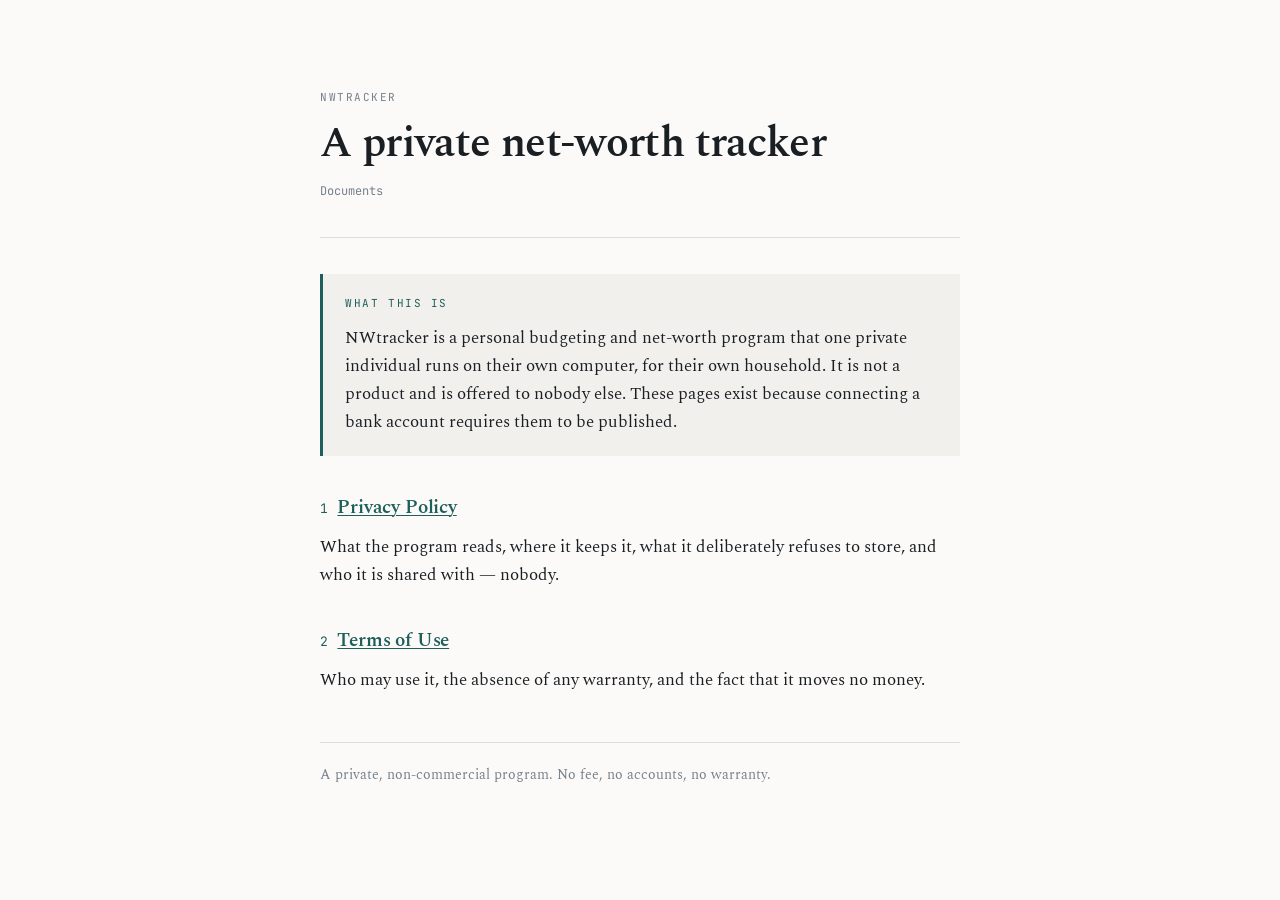
<file: index.html>
<!doctype html>
<html lang="en">
<head>
<meta charset="utf-8">
<meta name="viewport" content="width=device-width, initial-scale=1">
<title>NWtracker</title>
<meta name="description" content="Policy documents for NWtracker, a private, locally-run personal net-worth tracker.">
<link rel="stylesheet" href="https://fonts.googleapis.com/css2?family=Spectral:wght@400;600&family=JetBrains+Mono:wght@400&display=swap">
<link rel="stylesheet" href="style.css">
</head>
<body>
<div class="wrap">
  <p class="eyebrow">NWtracker</p>
  <h1>A private net-worth tracker</h1>
  <div class="meta"><span>Documents</span></div>
  <hr>
  <div class="summary">
    <p class="eyebrow">What this is</p>
    <p>NWtracker is a personal budgeting and net-worth program that one private individual runs on their own computer, for their own household. It is not a product and is offered to nobody else. These pages exist because connecting a bank account requires them to be published.</p>
  </div>
  <section>
    <h2><span class="num">1</span><a href="privacy.html">Privacy Policy</a></h2>
    <p>What the program reads, where it keeps it, what it deliberately refuses to store, and who it is shared with &mdash; nobody.</p>
  </section>
  <section>
    <h2><span class="num">2</span><a href="terms.html">Terms of Use</a></h2>
    <p>Who may use it, the absence of any warranty, and the fact that it moves no money.</p>
  </section>
  <footer>
    <p>A private, non-commercial program. No fee, no accounts, no warranty.</p>
  </footer>
</div>
</body>
</html>
</file>
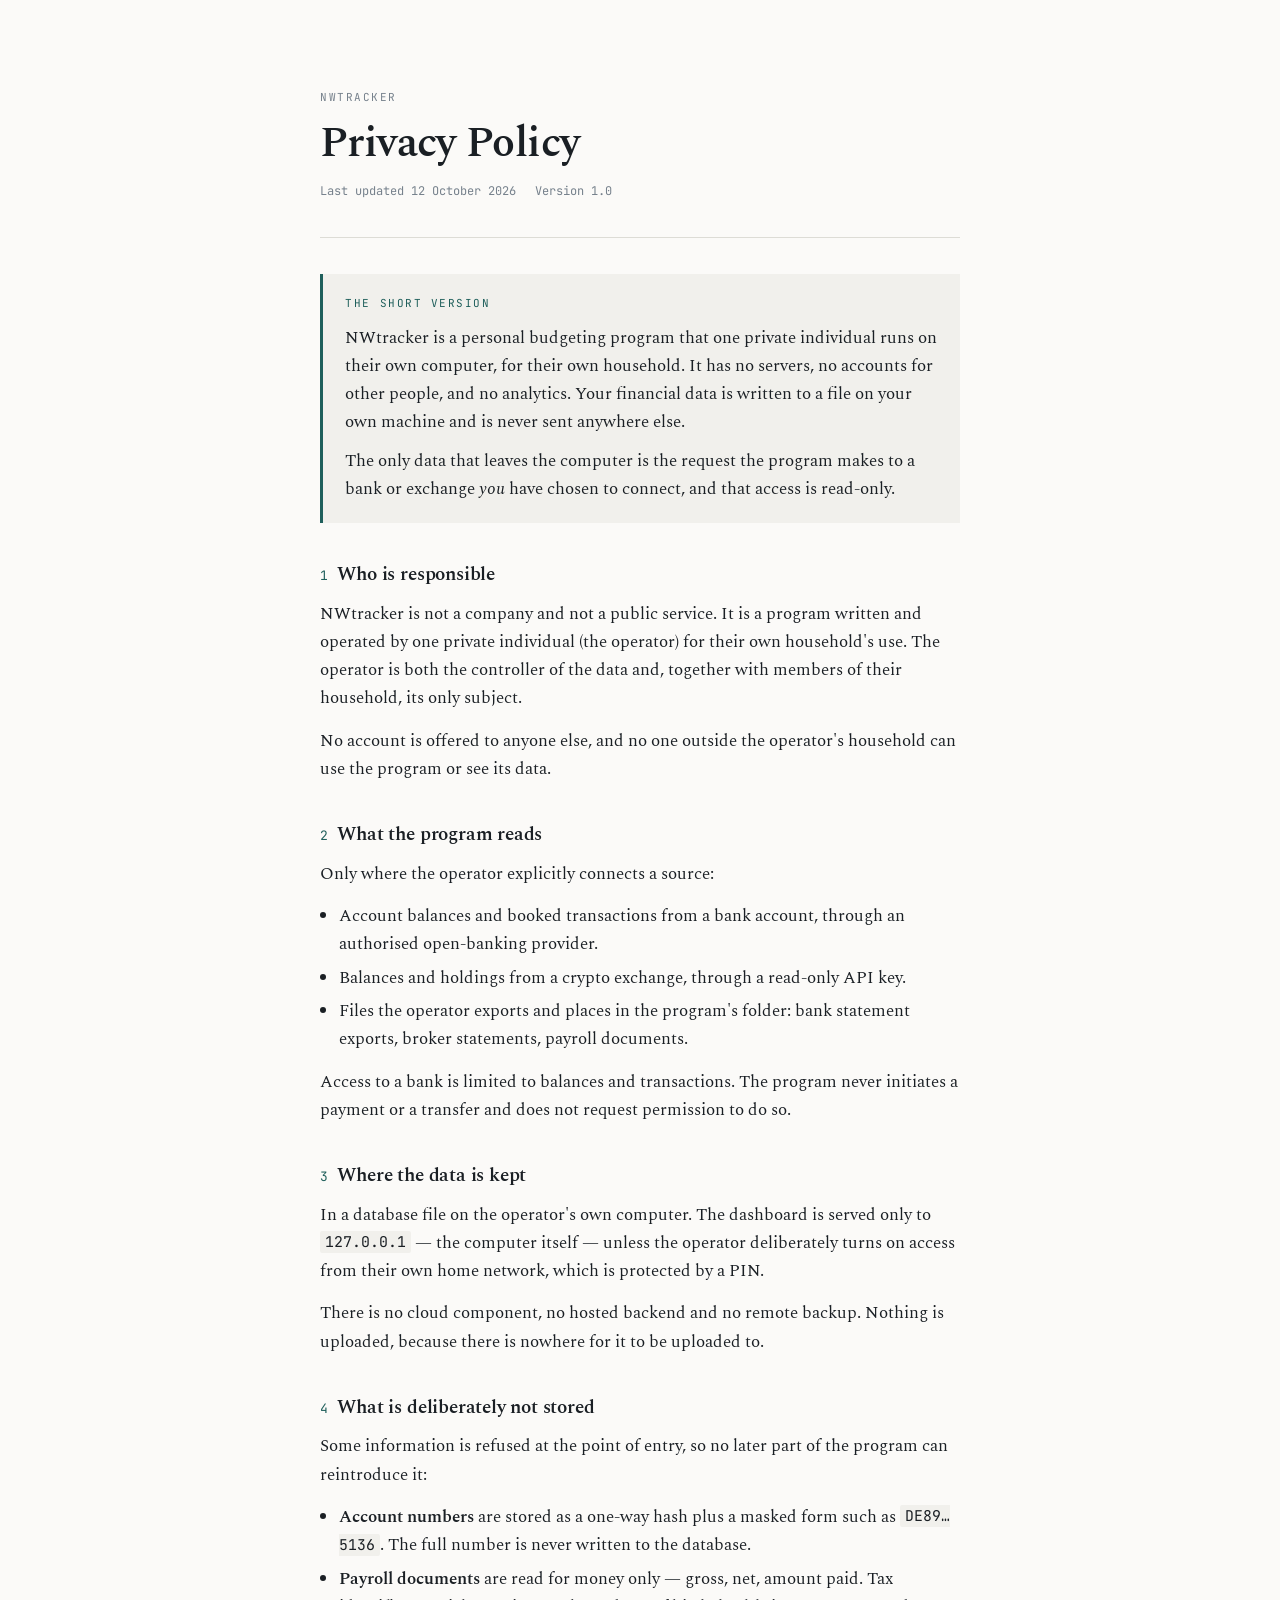
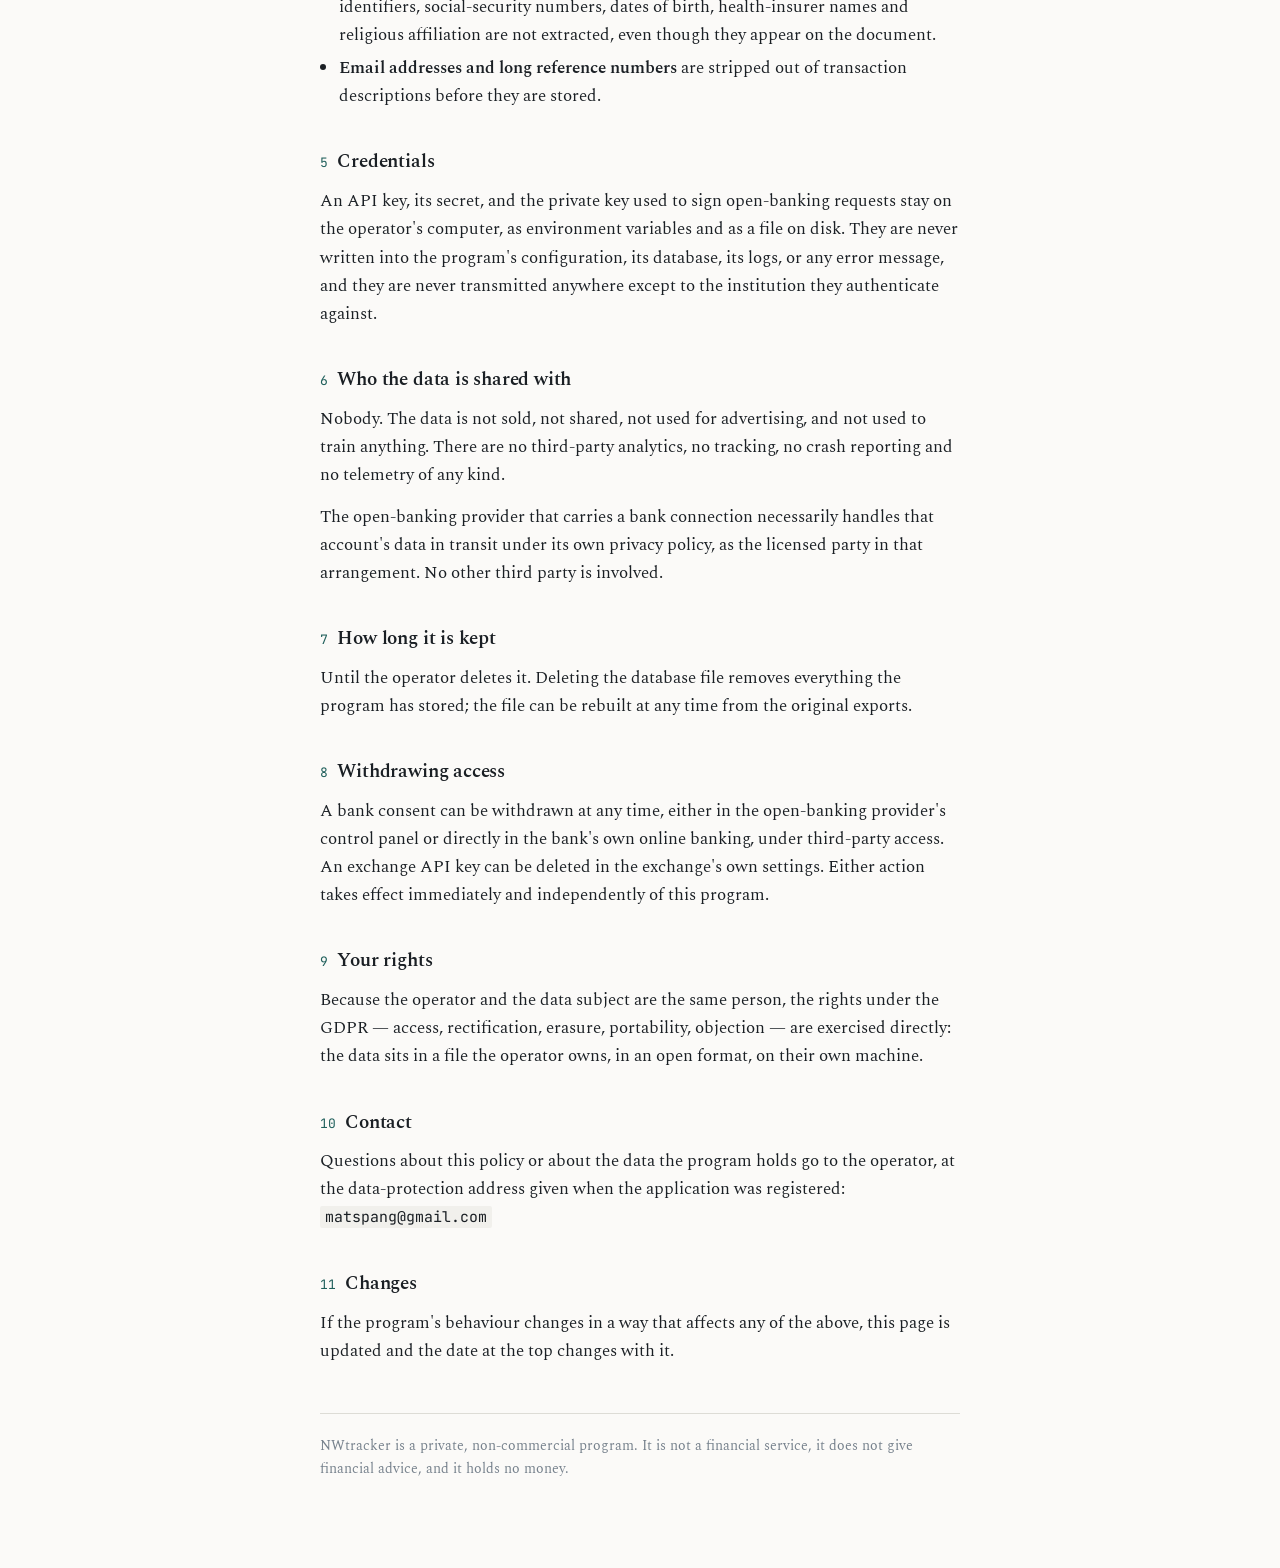
<file: privacy.html>
<!doctype html>
<html lang="en">
<head>
<meta charset="utf-8">
<meta name="viewport" content="width=device-width, initial-scale=1">
<title>NWtracker Privacy Policy</title>
<meta name="description" content="How NWtracker handles financial data: a private, locally-run personal net-worth tracker.">
<link rel="stylesheet" href="https://fonts.googleapis.com/css2?family=Spectral:wght@400;600&family=JetBrains+Mono:wght@400&display=swap">
<link rel="stylesheet" href="style.css">
</head>
<body>
<div class="wrap">
  <p class="eyebrow">NWtracker</p>
  <h1>Privacy Policy</h1>
  <div class="meta">
    <span>Last updated 12 October 2026</span>
    <span>Version 1.0</span>
  </div>

  <hr>

  <div class="summary">
    <p class="eyebrow">The short version</p>
    <p>NWtracker is a personal budgeting program that one private individual runs on their own computer, for their own household. It has no servers, no accounts for other people, and no analytics. Your financial data is written to a file on your own machine and is never sent anywhere else.</p>
    <p>The only data that leaves the computer is the request the program makes to a bank or exchange <em>you</em> have chosen to connect, and that access is read-only.</p>
  </div>

  <section>
    <h2><span class="num">1</span>Who is responsible</h2>
    <p>NWtracker is not a company and not a public service. It is a program written and operated by one private individual (the operator) for their own household's use. The operator is both the controller of the data and, together with members of their household, its only subject.</p>
    <p>No account is offered to anyone else, and no one outside the operator's household can use the program or see its data.</p>
  </section>

  <section>
    <h2><span class="num">2</span>What the program reads</h2>
    <p>Only where the operator explicitly connects a source:</p>
    <ul>
      <li>Account balances and booked transactions from a bank account, through an authorised open-banking provider.</li>
      <li>Balances and holdings from a crypto exchange, through a read-only API key.</li>
      <li>Files the operator exports and places in the program's folder: bank statement exports, broker statements, payroll documents.</li>
    </ul>
    <p>Access to a bank is limited to balances and transactions. The program never initiates a payment or a transfer and does not request permission to do so.</p>
  </section>

  <section>
    <h2><span class="num">3</span>Where the data is kept</h2>
    <p>In a database file on the operator's own computer. The dashboard is served only to <code>127.0.0.1</code> — the computer itself — unless the operator deliberately turns on access from their own home network, which is protected by a PIN.</p>
    <p>There is no cloud component, no hosted backend and no remote backup. Nothing is uploaded, because there is nowhere for it to be uploaded to.</p>
  </section>

  <section>
    <h2><span class="num">4</span>What is deliberately not stored</h2>
    <p>Some information is refused at the point of entry, so no later part of the program can reintroduce it:</p>
    <ul>
      <li><strong>Account numbers</strong> are stored as a one-way hash plus a masked form such as <code>DE89…5136</code>. The full number is never written to the database.</li>
      <li><strong>Payroll documents</strong> are read for money only — gross, net, amount paid. Tax identifiers, social-security numbers, dates of birth, health-insurer names and religious affiliation are not extracted, even though they appear on the document.</li>
      <li><strong>Email addresses and long reference numbers</strong> are stripped out of transaction descriptions before they are stored.</li>
    </ul>
  </section>

  <section>
    <h2><span class="num">5</span>Credentials</h2>
    <p>An API key, its secret, and the private key used to sign open-banking requests stay on the operator's computer, as environment variables and as a file on disk. They are never written into the program's configuration, its database, its logs, or any error message, and they are never transmitted anywhere except to the institution they authenticate against.</p>
  </section>

  <section>
    <h2><span class="num">6</span>Who the data is shared with</h2>
    <p>Nobody. The data is not sold, not shared, not used for advertising, and not used to train anything. There are no third-party analytics, no tracking, no crash reporting and no telemetry of any kind.</p>
    <p>The open-banking provider that carries a bank connection necessarily handles that account's data in transit under its own privacy policy, as the licensed party in that arrangement. No other third party is involved.</p>
  </section>

  <section>
    <h2><span class="num">7</span>How long it is kept</h2>
    <p>Until the operator deletes it. Deleting the database file removes everything the program has stored; the file can be rebuilt at any time from the original exports.</p>
  </section>

  <section>
    <h2><span class="num">8</span>Withdrawing access</h2>
    <p>A bank consent can be withdrawn at any time, either in the open-banking provider's control panel or directly in the bank's own online banking, under third-party access. An exchange API key can be deleted in the exchange's own settings. Either action takes effect immediately and independently of this program.</p>
  </section>

  <section>
    <h2><span class="num">9</span>Your rights</h2>
    <p>Because the operator and the data subject are the same person, the rights under the GDPR — access, rectification, erasure, portability, objection — are exercised directly: the data sits in a file the operator owns, in an open format, on their own machine.</p>
  </section>

  <section>
    <h2><span class="num">10</span>Contact</h2>
    <p>Questions about this policy or about the data the program holds go to the operator, at the data-protection address given when the application was registered: <code>matspang@gmail.com</code></p>
  </section>

  <section>
    <h2><span class="num">11</span>Changes</h2>
    <p>If the program's behaviour changes in a way that affects any of the above, this page is updated and the date at the top changes with it.</p>
  </section>

  <footer>
    <p>NWtracker is a private, non-commercial program. It is not a financial service, it does not give financial advice, and it holds no money.</p>
  </footer>
</div>
</body>
</html>
</file>
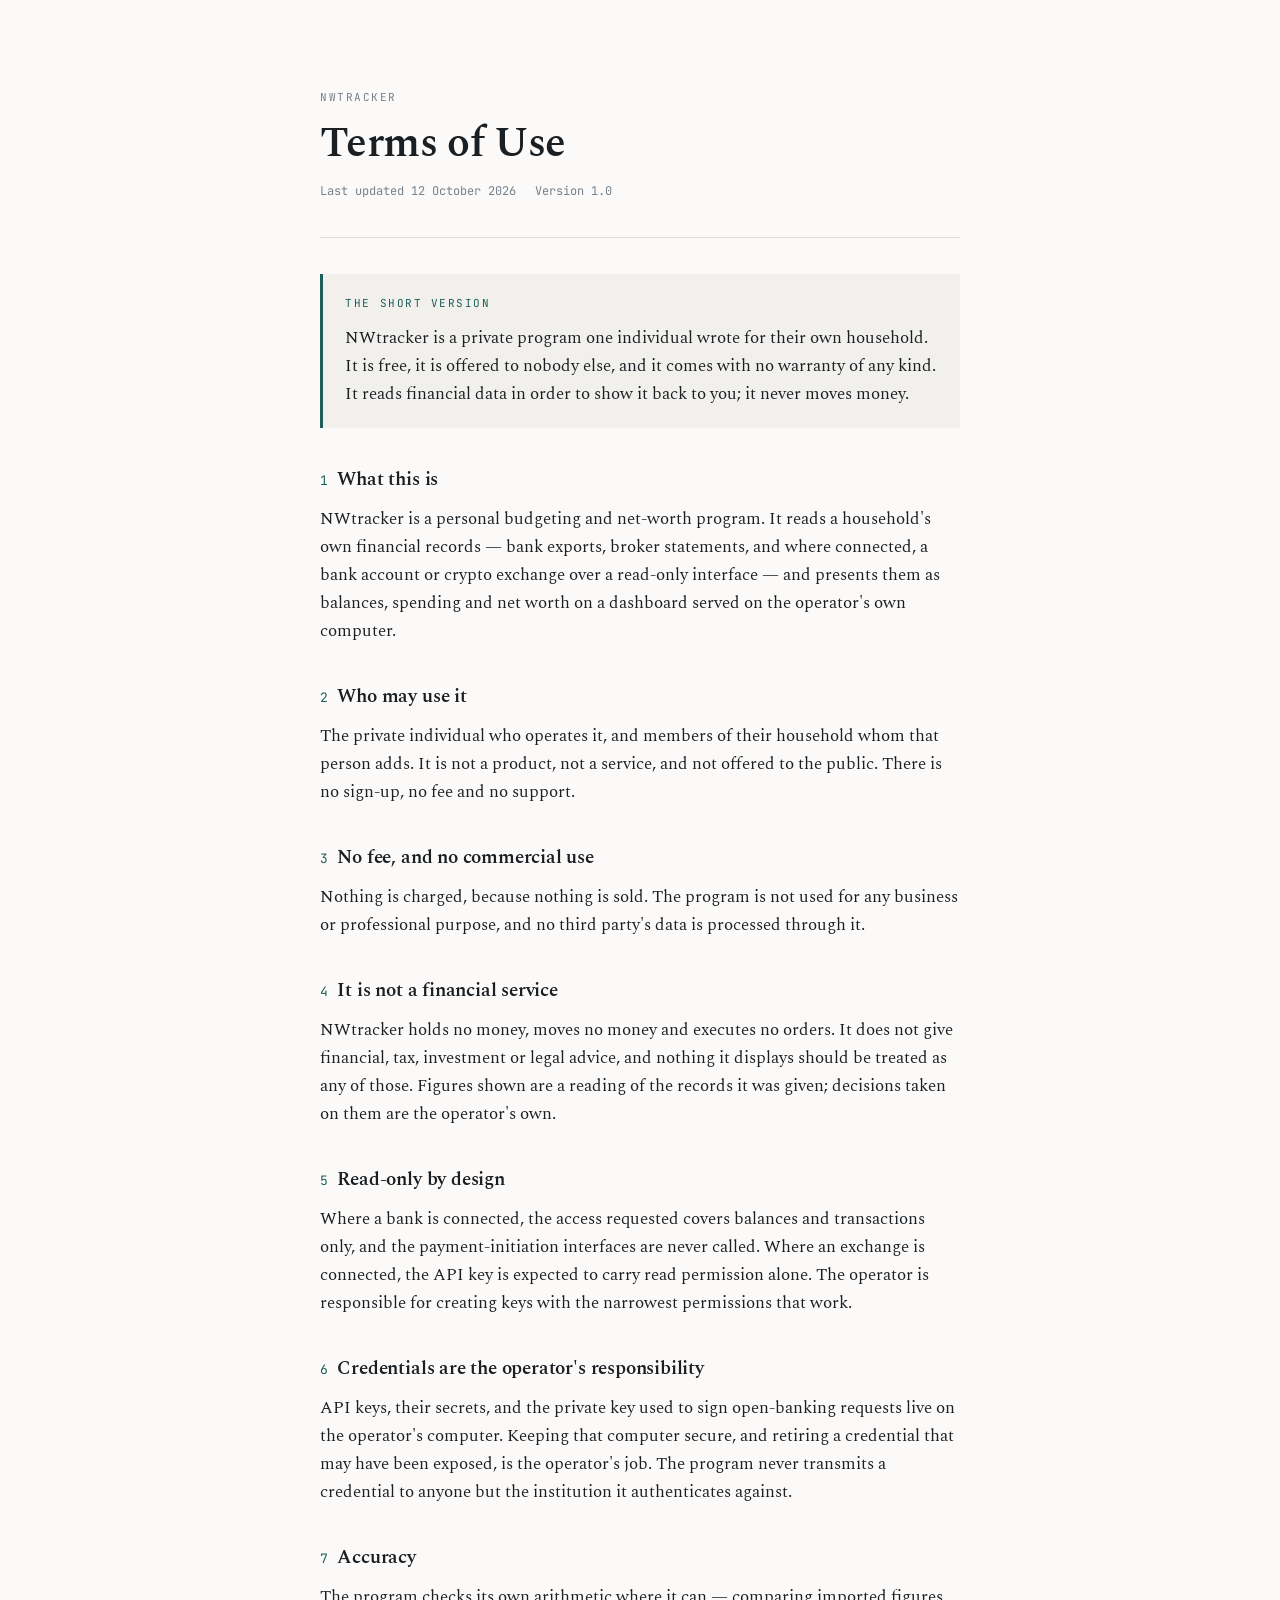
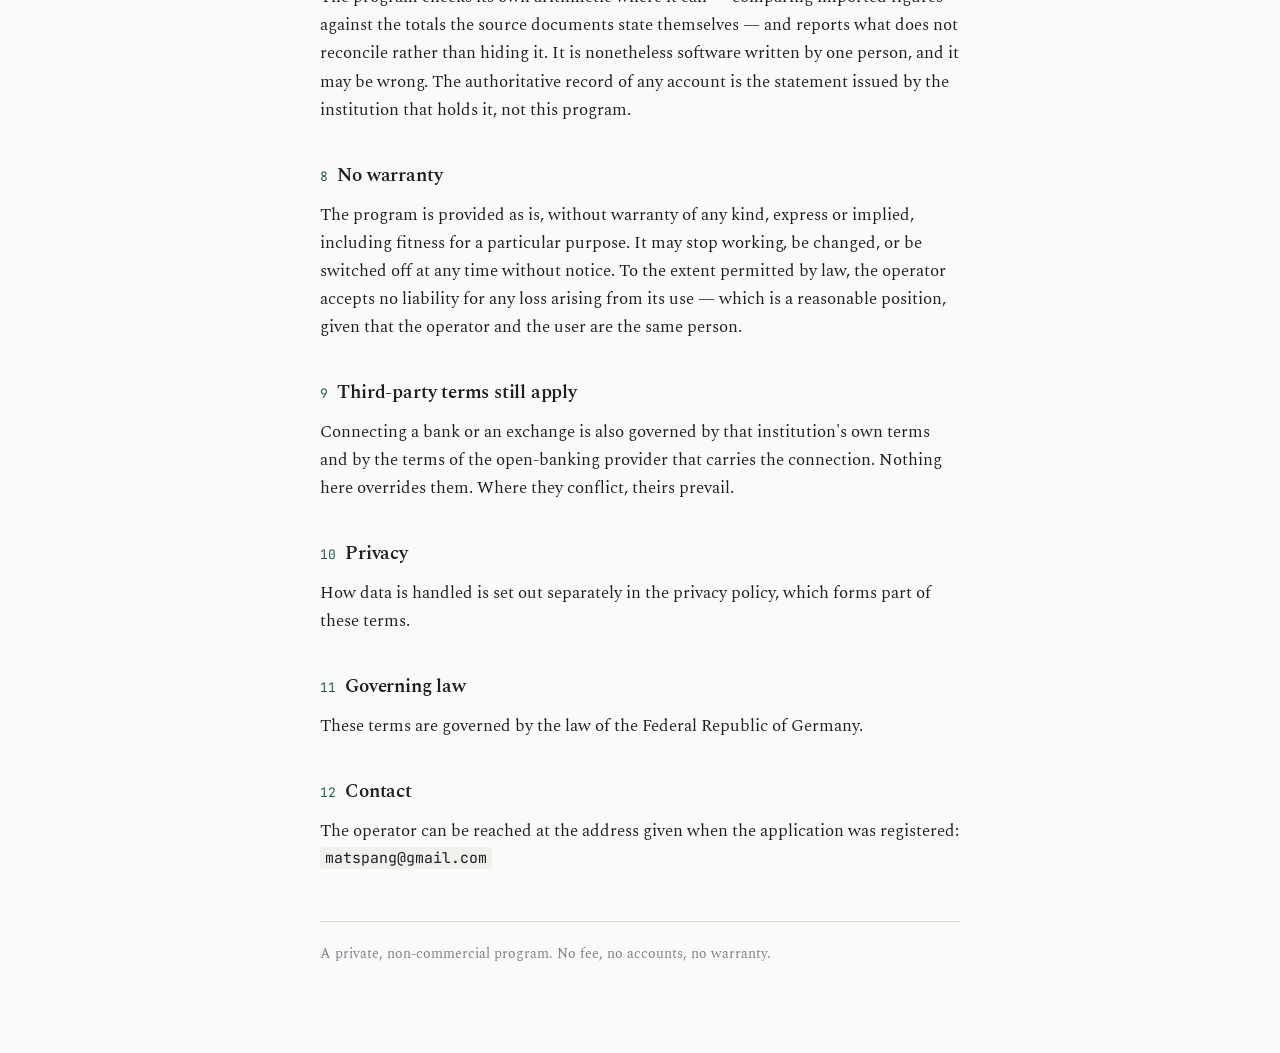
<file: terms.html>
<!doctype html>
<html lang="en">
<head>
<meta charset="utf-8">
<meta name="viewport" content="width=device-width, initial-scale=1">
<title>NWtracker Terms of Use</title>
<meta name="description" content="Terms of use for NWtracker, a private, locally-run personal net-worth tracker.">
<link rel="stylesheet" href="https://fonts.googleapis.com/css2?family=Spectral:wght@400;600&family=JetBrains+Mono:wght@400&display=swap">
<link rel="stylesheet" href="style.css">
</head>
<body>
<div class="wrap">
  <p class="eyebrow">NWtracker</p>
  <h1>Terms of Use</h1>
  <div class="meta">
    <span>Last updated 12 October 2026</span>
    <span>Version 1.0</span>
  </div>

  <hr>

  <div class="summary">
    <p class="eyebrow">The short version</p>
    <p>NWtracker is a private program one individual wrote for their own household. It is free, it is offered to nobody else, and it comes with no warranty of any kind. It reads financial data in order to show it back to you; it never moves money.</p>
  </div>

  <section>
    <h2><span class="num">1</span>What this is</h2>
    <p>NWtracker is a personal budgeting and net-worth program. It reads a household's own financial records — bank exports, broker statements, and where connected, a bank account or crypto exchange over a read-only interface — and presents them as balances, spending and net worth on a dashboard served on the operator's own computer.</p>
  </section>

  <section>
    <h2><span class="num">2</span>Who may use it</h2>
    <p>The private individual who operates it, and members of their household whom that person adds. It is not a product, not a service, and not offered to the public. There is no sign-up, no fee and no support.</p>
  </section>

  <section>
    <h2><span class="num">3</span>No fee, and no commercial use</h2>
    <p>Nothing is charged, because nothing is sold. The program is not used for any business or professional purpose, and no third party's data is processed through it.</p>
  </section>

  <section>
    <h2><span class="num">4</span>It is not a financial service</h2>
    <p>NWtracker holds no money, moves no money and executes no orders. It does not give financial, tax, investment or legal advice, and nothing it displays should be treated as any of those. Figures shown are a reading of the records it was given; decisions taken on them are the operator's own.</p>
  </section>

  <section>
    <h2><span class="num">5</span>Read-only by design</h2>
    <p>Where a bank is connected, the access requested covers balances and transactions only, and the payment-initiation interfaces are never called. Where an exchange is connected, the API key is expected to carry read permission alone. The operator is responsible for creating keys with the narrowest permissions that work.</p>
  </section>

  <section>
    <h2><span class="num">6</span>Credentials are the operator's responsibility</h2>
    <p>API keys, their secrets, and the private key used to sign open-banking requests live on the operator's computer. Keeping that computer secure, and retiring a credential that may have been exposed, is the operator's job. The program never transmits a credential to anyone but the institution it authenticates against.</p>
  </section>

  <section>
    <h2><span class="num">7</span>Accuracy</h2>
    <p>The program checks its own arithmetic where it can — comparing imported figures against the totals the source documents state themselves — and reports what does not reconcile rather than hiding it. It is nonetheless software written by one person, and it may be wrong. The authoritative record of any account is the statement issued by the institution that holds it, not this program.</p>
  </section>

  <section>
    <h2><span class="num">8</span>No warranty</h2>
    <p>The program is provided as is, without warranty of any kind, express or implied, including fitness for a particular purpose. It may stop working, be changed, or be switched off at any time without notice. To the extent permitted by law, the operator accepts no liability for any loss arising from its use — which is a reasonable position, given that the operator and the user are the same person.</p>
  </section>

  <section>
    <h2><span class="num">9</span>Third-party terms still apply</h2>
    <p>Connecting a bank or an exchange is also governed by that institution's own terms and by the terms of the open-banking provider that carries the connection. Nothing here overrides them. Where they conflict, theirs prevail.</p>
  </section>

  <section>
    <h2><span class="num">10</span>Privacy</h2>
    <p>How data is handled is set out separately in the privacy policy, which forms part of these terms.</p>
  </section>

  <section>
    <h2><span class="num">11</span>Governing law</h2>
    <p>These terms are governed by the law of the Federal Republic of Germany.</p>
  </section>

  <section>
    <h2><span class="num">12</span>Contact</h2>
    <p>The operator can be reached at the address given when the application was registered: <code>matspang@gmail.com</code></p>
  </section>

  <footer>
    <p>A private, non-commercial program. No fee, no accounts, no warranty.</p>
  </footer>
</div>
</body>
</html>
</file>
<file: style.css>
/* Layout: single measured column, document-like. Mono eyebrows mark clauses
     so they can be cited; the summary panel carries the whole point up front. */
  :root {
    --ink: #1a1f24;
    --ink-soft: #4a545e;
    --ink-faint: #76818c;
    --paper: #fbfaf8;
    --panel: #f1f0ec;
    --rule: #dddcd6;
    --accent: #1f5f5b;
    --flag: #8a4b1f;
    --font-text: "Spectral", Georgia, "Times New Roman", serif;
    --font-mark: "JetBrains Mono", ui-monospace, "SF Mono", Menlo, monospace;
  }
  @media (prefers-color-scheme: dark) {
    :root:not([data-theme="light"]) {
      --ink: #e8e6e1;
      --ink-soft: #b0b6bc;
      --ink-faint: #868f98;
      --paper: #15181b;
      --panel: #1e2327;
      --rule: #2f363c;
      --accent: #6fbdb4;
      --flag: #d79a63;
      color-scheme: dark;
    }
  }
  :root[data-theme="dark"] {
    --ink: #e8e6e1;
    --ink-soft: #b0b6bc;
    --ink-faint: #868f98;
    --paper: #15181b;
    --panel: #1e2327;
    --rule: #2f363c;
    --accent: #6fbdb4;
    --flag: #d79a63;
    color-scheme: dark;
  }

  body {
    background: var(--paper);
    color: var(--ink);
    font-family: var(--font-text);
    font-size: 1.0625rem;
    line-height: 1.65;
    padding-block: clamp(2.5rem, 7vw, 5rem);
    padding-left: 20px;
    padding-right: 20px;
  }
  .wrap { max-width: 40rem; margin: 0 auto; }

  .eyebrow {
    font-family: var(--font-mark);
    font-size: 0.6875rem;
    letter-spacing: 0.14em;
    text-transform: uppercase;
    color: var(--ink-faint);
  }
  h1 {
    font-size: clamp(1.9rem, 5.5vw, 2.6rem);
    line-height: 1.12;
    font-weight: 600;
    letter-spacing: -0.015em;
    text-wrap: balance;
    margin: 0.5rem 0 0;
  }
  .meta {
    font-family: var(--font-mark);
    font-size: 0.75rem;
    color: var(--ink-faint);
    margin-top: 0.9rem;
    display: flex;
    flex-wrap: wrap;
    gap: 0.4rem 1.2rem;
  }
  hr {
    border: 0;
    border-top: 1px solid var(--rule);
    margin: 2.25rem 0;
  }

  .summary {
    background: var(--panel);
    border-left: 3px solid var(--accent);
    padding: 1.25rem 1.4rem;
    display: flex;
    flex-direction: column;
    gap: 0.7rem;
  }
  .summary p { margin: 0; }
  .summary .eyebrow { color: var(--accent); }

  section { margin-top: 2.25rem; }
  h2 {
    font-size: 1.1875rem;
    font-weight: 600;
    letter-spacing: -0.01em;
    margin: 0 0 0.6rem;
    text-wrap: balance;
  }
  h2 .num {
    font-family: var(--font-mark);
    font-size: 0.8125rem;
    font-weight: 400;
    color: var(--accent);
    margin-right: 0.6rem;
  }
  p { margin: 0 0 0.9rem; }
  p:last-child { margin-bottom: 0; }
  ul { margin: 0 0 0.9rem; padding-left: 1.2rem; }
  li { margin-bottom: 0.35rem; }
  strong { font-weight: 600; }
  code {
    font-family: var(--font-mark);
    font-size: 0.875em;
    background: var(--panel);
    padding: 0.1em 0.35em;
    border-radius: 2px;
  }
  .note {
    font-size: 0.9375rem;
    color: var(--ink-soft);
  }
  .fill {
    font-family: var(--font-mark);
    font-size: 0.875rem;
    color: var(--flag);
    border-bottom: 1px dashed var(--flag);
    padding-bottom: 1px;
  }
  footer {
    margin-top: 3rem;
    padding-top: 1.25rem;
    border-top: 1px solid var(--rule);
    font-size: 0.875rem;
    color: var(--ink-faint);
  }
  a { color: var(--accent); text-decoration-thickness: 1px; text-underline-offset: 2px; }
  a:focus-visible, :focus-visible { outline: 2px solid var(--accent); outline-offset: 2px; }
</file>
